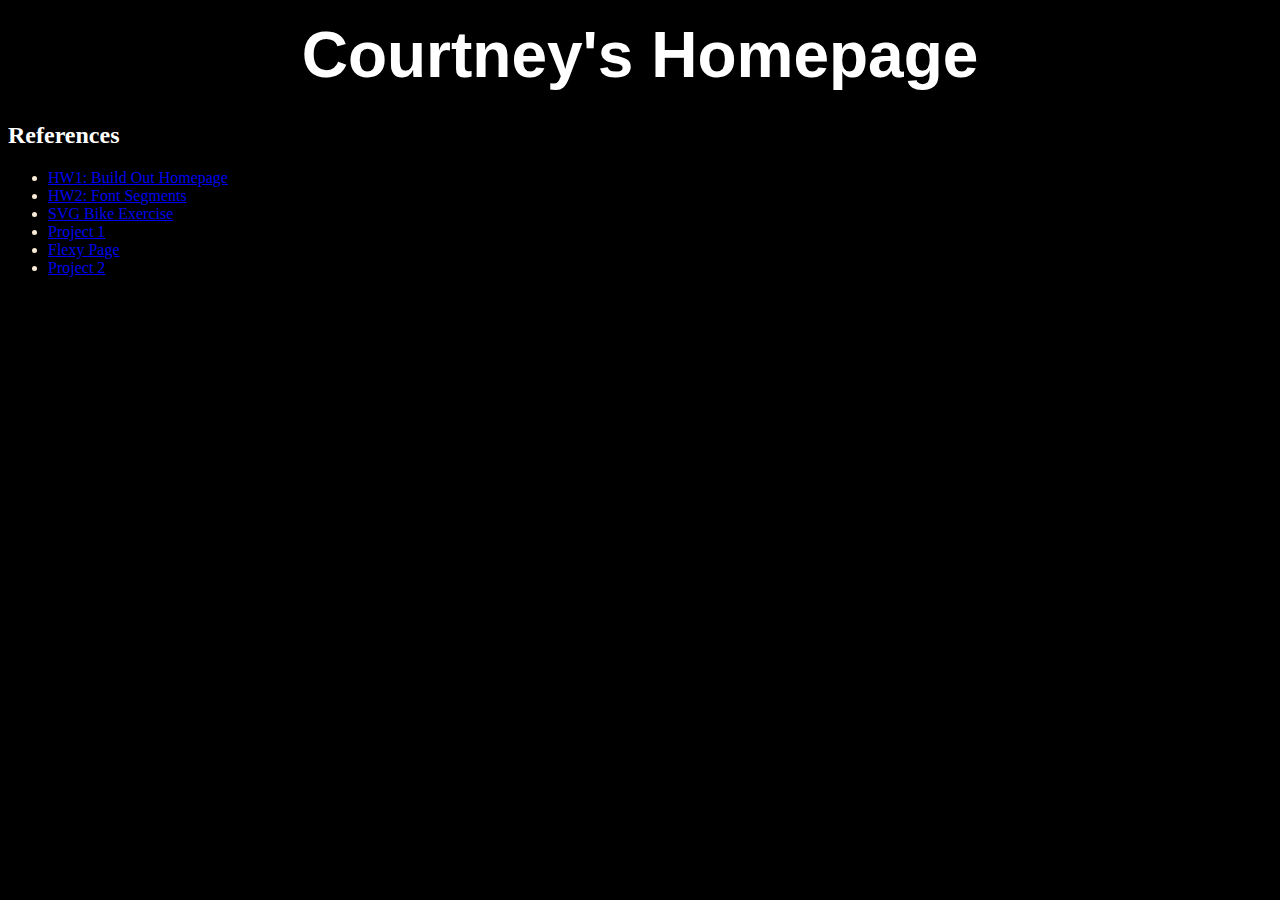
<file: index.html>
<html>
    <body class="background">
<title>Courtney's Homepage</title>
<link rel="stylesheet" href="styles.css">

<h1 class="bigtitle">Courtney's Homepage</h1>
<h2 class="headingtwo">References</h2>
<ul class="lists">
    <li><a href=index.html>HW1: Build Out Homepage</a></li>
    <li><a href=fontseg.html>HW2: Font Segments</a></li>
    <li><a href=bike\index.html>SVG Bike Exercise</a></li>
    <li><a href=animation\index.html>Project 1</a></li>
    <li><a href="flex\flex.html">Flexy Page</a></li>
    <li><a href="website\index.html">Project 2</a></li>
</ul>
</body>
</html>
</file>
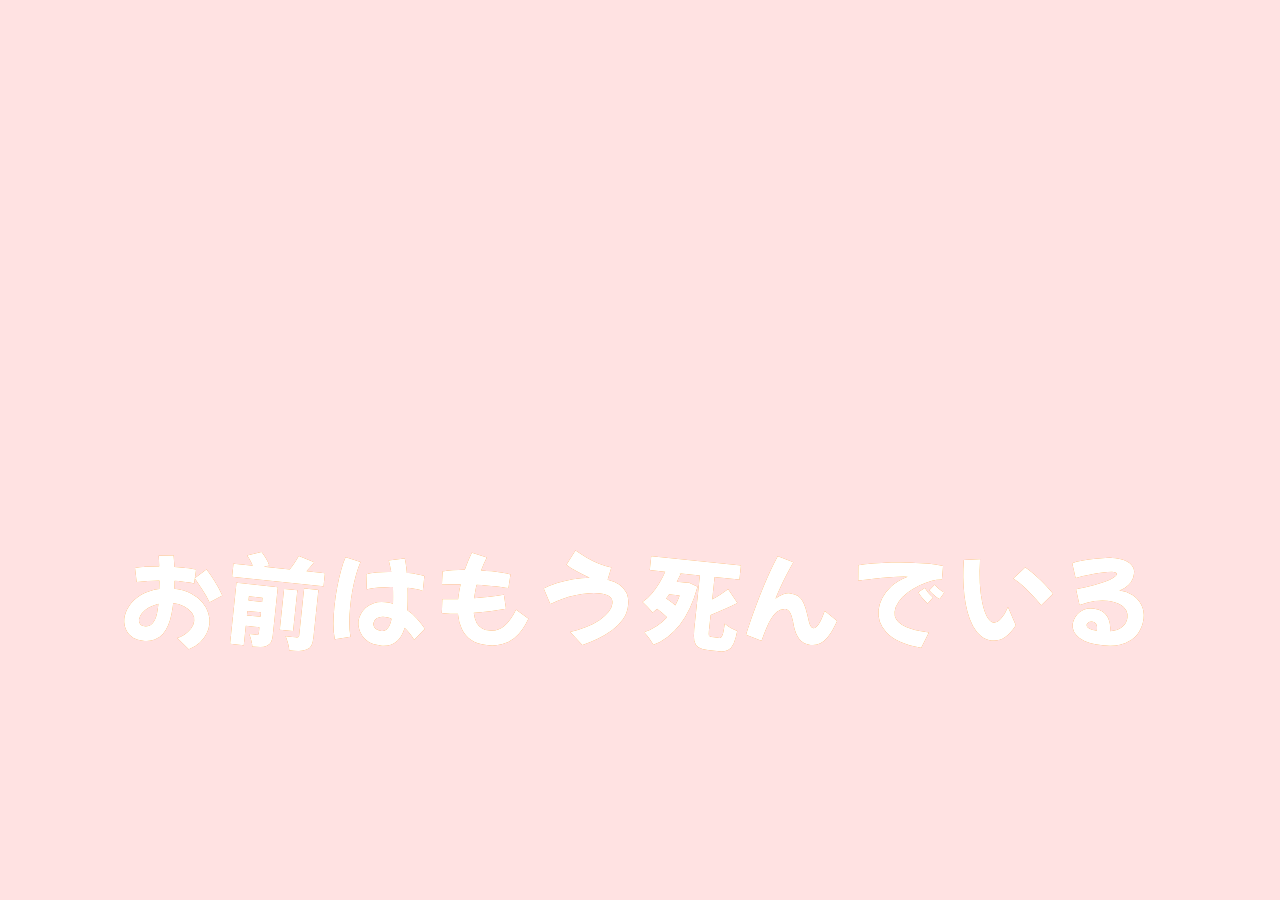
<file: animation/index.html>
<html>
    <head>
        <meta charset="utf-8">
        <meta http-equiv="X-UA-Compatible" content="IE=edge">
        <meta name="description" content="Animation">
        <meta name="viewport" content="width=device-width, initial-scale=1">
        <link rel="stylesheet" href="styles.css">
    </head>
    <body>
        <div class="message">
            <span>お</span>
            <span>前</span>
            <span>は</span>
            <span>も</span>
            <span>う</span>
            <span>死</span>
            <span>ん</span>
            <span>で</span>
            <span>い</span>
            <span>る</span>
          </div>
    </body>
</html>
</file>
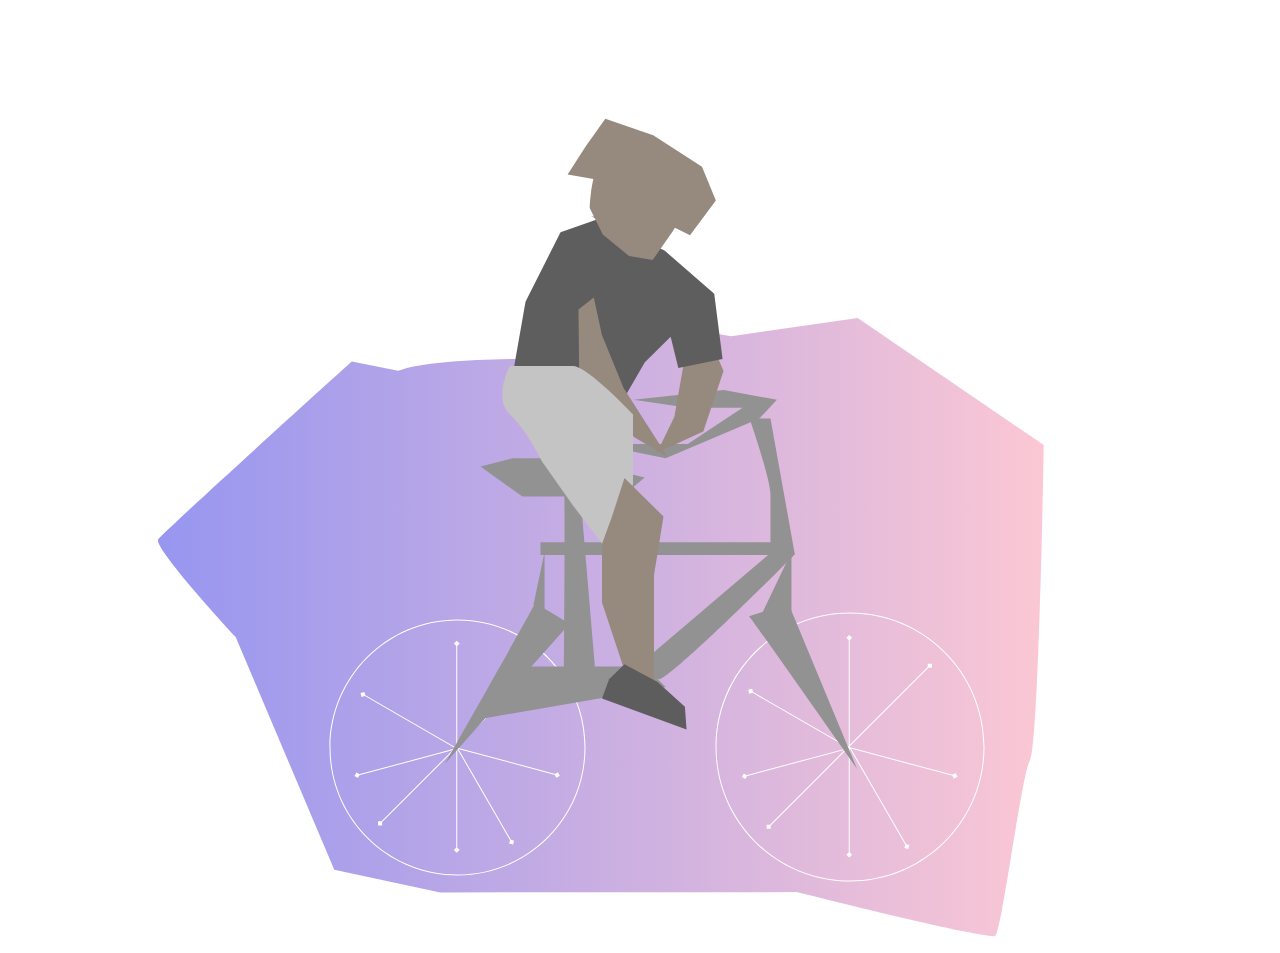
<file: bike/index.html>
<!DOCTYPE html>
<html lang="en">
<head>
    <meta charset="UTF-8">
    <meta http-equiv="X-UA-Compatible" content="IE=edge">
<meta name="viewport" content="width=device-width, initial-scale=1.0">
    <title>Bike</title>
    <link rel="stylesheet" href="styles.css">
</head>
<body>
    <div>
    <svg width="1050" height="949" viewBox="0 0 1050 949" fill="none" xmlns="http://www.w3.org/2000/svg">
        <g id="bike illustration">
        <rect width="1050" height="949" fill="white"/>
        <path id="background" d="M454.662 359.141C410.259 358.009 313.798 358.769 283.183 370.862L236.772 361.561C174.007 418.206 47.4158 533.099 43.1656 539.513C38.9154 545.926 93.064 607.172 120.67 636.993L219.29 869.8L325.381 892.425L681.734 892.109C745.786 908.309 875.193 939.733 880.401 935.825C886.912 930.941 906.583 773.31 915.182 759.488C922.061 748.43 927.075 545.22 928.723 444.998L742.701 317.921L616.096 336.179L572.235 328.536L454.662 359.141Z" fill="url(#paint0_linear_2_32)"/>
        <path id="back-wheel" d="M341.763 640.697L338.876 643.584L341.763 646.471L344.65 643.584L341.763 640.697ZM420.452 668.074L416.369 668.074L416.369 672.157L420.452 672.157L420.452 668.074ZM341.763 852.829L344.65 849.942L341.763 847.055L338.876 849.942L341.763 852.829ZM263.074 825.452L267.157 825.452L267.157 821.369L263.074 821.369L263.074 825.452ZM444.891 775.689L442.85 772.153L439.314 774.195L441.355 777.73L444.891 775.689ZM342.439 748.237L342.568 747.754L341.402 747.442L342.006 748.487L342.439 748.237ZM398.08 844.611L399.137 840.667L395.193 839.611L394.137 843.554L398.08 844.611ZM239.419 776.025L242.955 778.066L244.996 774.531L241.461 772.49L239.419 776.025ZM341.871 748.573L342.001 749.056L343.167 748.744L342.121 748.14L341.871 748.573ZM245.498 692.932L246.554 696.875L250.498 695.819L249.441 691.875L245.498 692.932ZM469.5 747.5C469.5 817.64 412.64 874.5 342.5 874.5V875.5C413.192 875.5 470.5 818.192 470.5 747.5H469.5ZM342.5 874.5C272.36 874.5 215.5 817.64 215.5 747.5H214.5C214.5 818.192 271.808 875.5 342.5 875.5V874.5ZM215.5 747.5C215.5 677.36 272.36 620.5 342.5 620.5V619.5C271.808 619.5 214.5 676.808 214.5 747.5H215.5ZM342.5 620.5C412.64 620.5 469.5 677.36 469.5 747.5H470.5C470.5 676.808 413.192 619.5 342.5 619.5V620.5ZM341.263 643.584V746.763H342.263V643.584H341.263ZM342.117 747.117L418.764 670.469L418.057 669.762L341.409 746.409L342.117 747.117ZM342.263 849.942V746.763H341.263V849.942H342.263ZM341.409 746.409L264.762 823.057L265.469 823.764L342.117 747.117L341.409 746.409ZM442.232 774.459L342.568 747.754L342.31 748.72L441.973 775.425L442.232 774.459ZM342.006 748.487L396.204 842.361L397.07 841.861L342.872 747.987L342.006 748.487ZM242.337 775.761L342.001 749.056L341.742 748.09L242.078 774.795L242.337 775.761ZM342.121 748.14L248.248 693.942L247.748 694.808L341.621 749.006L342.121 748.14Z" fill="white"/>
        <path id="front-wheel" d="M734.225 634.899L731.339 637.786L734.225 640.673L737.112 637.786L734.225 634.899ZM816.822 663.629H812.739V667.712H816.822V663.629ZM734.225 857.551L737.112 854.665L734.225 851.778L731.339 854.665L734.225 857.551ZM651.629 828.822L655.712 828.822L655.712 824.739L651.629 824.739L651.629 828.822ZM842.469 776.588L840.427 773.052L836.892 775.094L838.933 778.629L842.469 776.588ZM734.936 747.775L735.065 747.292L733.899 746.979L734.503 748.025L734.936 747.775ZM793.34 848.934L794.397 844.99L790.453 843.934L789.397 847.877L793.34 848.934ZM626.806 776.941L630.342 778.983L632.383 775.447L628.848 773.406L626.806 776.941ZM734.339 748.128L734.469 748.611L735.635 748.299L734.589 747.695L734.339 748.128ZM633.18 689.724L634.237 693.667L638.18 692.61L637.123 688.667L633.18 689.724ZM868.5 747C868.5 820.73 808.73 880.5 735 880.5V881.5C809.282 881.5 869.5 821.282 869.5 747H868.5ZM735 880.5C661.27 880.5 601.5 820.73 601.5 747H600.5C600.5 821.282 660.718 881.5 735 881.5V880.5ZM601.5 747C601.5 673.27 661.27 613.5 735 613.5V612.5C660.718 612.5 600.5 672.718 600.5 747H601.5ZM735 613.5C808.73 613.5 868.5 673.27 868.5 747H869.5C869.5 672.718 809.282 612.5 735 612.5V613.5ZM733.725 637.786V746.225H734.725V637.786H733.725ZM734.579 746.579L815.134 666.024L814.427 665.317L733.872 745.872L734.579 746.579ZM734.725 854.665V746.225H733.725V854.665H734.725ZM733.872 745.872L653.317 826.427L654.024 827.134L734.579 746.579L733.872 745.872ZM839.81 775.358L735.065 747.292L734.806 748.258L839.551 776.324L839.81 775.358ZM734.503 748.025L791.464 846.684L792.33 846.184L735.369 747.525L734.503 748.025ZM629.724 776.677L734.469 748.611L734.21 747.645L629.465 775.711L629.724 776.677ZM734.589 747.695L635.93 690.734L635.43 691.6L734.089 748.561L734.589 747.695Z" fill="white"/>
        <g id="body-bike">
        <path d="M330 763.598C358.918 712.705 417.453 609.347 420.248 603.064L454.601 623.683L330 763.598Z" fill="#929292"/>
        <path d="M742.061 768.88C707.998 720.303 638.712 621.785 634.074 616.33L673.508 603.736L742.061 768.88Z" fill="#929292"/>
        <path d="M679.93 554.952H425.488V542.188H655.476V494.568C655.476 482 641.502 438.602 634.515 418.474H655.476L679.93 554.952Z" fill="#929292"/>
        <path d="M543.102 679.158C549.158 683.085 636.068 598.318 678.766 555.443L661.881 547.588L523.888 664.921C527.77 668.03 537.047 675.23 543.102 679.158Z" fill="#929292"/>
        <path d="M407.439 666.393H448.88C449.325 615.059 449.821 533.76 449.376 496.532H407.439L365.517 466.585L397.541 458.239H448.778L529.711 477.386L507.003 496.532H465.531L479.85 666.393H529.711L550.672 687.013L365.517 718.923L407.439 666.393Z" fill="#929292"/>
        <path d="M676.437 637.92V552.007L644.413 618.773L676.437 637.92Z" fill="#929292"/>
        <path d="M429.564 552.007L418.502 604.536L429.564 618.773V552.007Z" fill="#929292"/>
        <path d="M550.672 458.239L644.413 418.474L661.881 399.819L608.896 390L518.648 399.819L572.797 407.673H627.528L572.797 444.002H480.802L550.672 458.239Z" fill="#929292"/>
        </g>
        <g id="human">
        <path d="M559.391 416.666L568.635 363.971L601.674 355.046L608.526 370.969L588.283 431.38L541.904 452.687L559.391 416.666Z" fill="#968A7F"/>
        <path d="M486.114 218.017L482.602 219.246L549.462 250.451L599.238 293.702L607.558 359.124L563.339 368.118L555.632 336.816L529.85 362.243L505.823 403.715L435.467 373.605L399.024 367.212L410.515 301.712L445.549 232.221L482.602 219.246L476.264 216.289L486.114 218.017Z" fill="#5E5E5E"/>
        <path d="M464.264 380.18L463.469 309.479L478.779 297.444L486.927 334.915L508.588 387.956L552.393 456.557L519.673 437.619L464.264 380.18Z" fill="#968A7F"/>
        <path d="M395 414.5C381 401.3 389.167 376.667 395 366H458C469.6 366 502.833 398.333 518 414.5V484.5L508 505.5L488.5 545.5L458 505.5L427 461.5C422.167 451.333 409 427.7 395 414.5Z" fill="#C4C4C4"/>
        </g>
        <path id="leg" d="M497 516.5L509.5 478L548.5 516.5L539 575V680L509.5 670.5L487 602.5V544L497 516.5Z" fill="#968A7F"/>
        <path id="foot" d="M494.087 679.161L509.45 664.188L542.549 681.949L569.898 706.838L571.542 729.439L487 698.574L494.087 679.161Z" fill="#5D5D5D"/>
        <path id="head" d="M474.692 207.891C475.024 200.846 476.172 187.577 478.414 179.101L452.617 174.575L470.778 146.288L490.33 118.752L538.195 135.271L587.003 166.677L600.853 200.58L574.993 235.132L559.934 227.707L557.264 232.021L537.626 260.05L513.987 255.903L487.782 234.553L474.692 207.891Z" fill="#968A7F"/>
        </g>
        <defs>
        <linearGradient id="paint0_linear_2_32" x1="42.9293" y1="627.04" x2="928.723" y2="627.04" gradientUnits="userSpaceOnUse">
        <stop stop-color="#9796F0"/>
        <stop offset="1" stop-color="#FBC7D4"/>
        </linearGradient>
        </defs>
        </svg>
    </div>
</body>
</html>
</file>
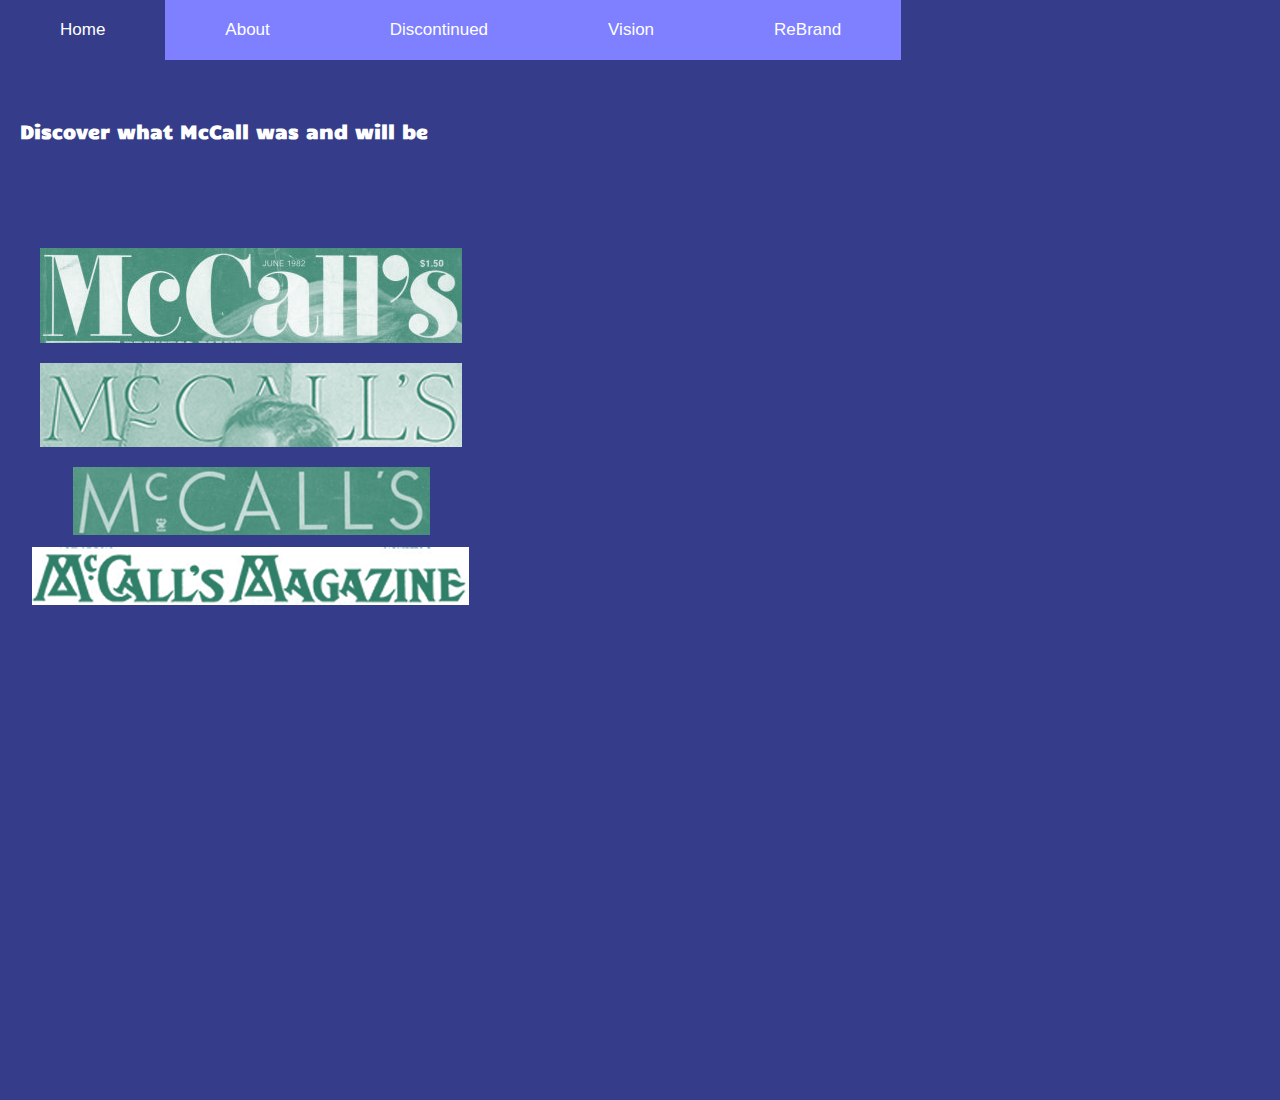
<file: website/index.html>
<html>
    <head>
        <link rel="stylesheet" href="styles.css">
        <link rel="preconnect" href="https://fonts.gstatic.com" crossorigin>
<link href="https://fonts.googleapis.com/css2?family=Candal&display=swap" rel="stylesheet">
        <style>
            </style>
    </head>
   
<div>
    <button class="tablink" onclick="openPage('Home', this, 'rgb(53, 61, 138)')" id="defaultOpen">Home</button>
    <button class="tablink" onclick="openPage('About', this, 'rgb(53, 61, 138)')">About</button>
    <button class="tablink" onclick="openPage('Discontinued', this, 'rgb(53, 61, 138)')" >Discontinued</button>
    <button class="tablink" onclick="openPage('Vision', this, 'rgb(53, 61, 138)')">Vision</button>
    <button class="tablink" onclick="openPage('ReBrand', this, 'rgb(53, 61, 138)')">ReBrand</button>
    
    
    <div id="Home" class="tabcontent">
      <h3>Discover what McCall was and will be</h3>
      <img src=old-logo-mccalls.png>
    </div>

    <div id="About" class="tabcontent">
        <h3>What is McCall?</h3>
        <p class="flexli">The company is named after the founder of its namesake magazine, James McCall, who was a Scottish tailor.
          For 125 years, McCall&#x27s reflected the roiling changes in the lives of American women -- as well as the passing fads of the publishing business.
          </p>
          <img class="smoll" src="mccalls_birdnest_medium.jpg">
      </div>

    <div id="Discontinued" class="tabcontent">
      <h3>Why did the magazine discontinue?</h3>
      <p class="flexli">McCall&#x27s circulation was kept artificially high by cheap subscription prices that didn&#x27t pay for the cost of the magazine.
        It wasn&#x27t selling well on the newsstand and advertisers weren&#x27t flocking to it.
        Change in ownership in 2000 to entertainer Rosie O&#x27Donnell and the magazine was renamed to Rosie in 2001. The company ceased publication at the end of 2002 as O&#x27 Donnell stated that she didn&#x27t believe the magazine reflects her vision.</p>
        <img class="smoll" src="oldarchive.jpg">
    </div>
    
    
    <div id="Vision" class="tabcontent">
      <h3>New light to the magazine</h3>
      <p class="flexli">O&#x27 Donnell stated, 
“I wanted a magazine that celebrates real women, that understands that they care about more than waistlines or the latest makeup styles or fashions, that they want to be relevant and help each other and care about the world.”</p>
    </div>

    <div id="ReBrand" class="tabcontent">
        <h3>New and Improved</h3>
        <p>Drag image to reveal rebrand</p>
        <img class="behind" src="Tabloid - 3.svg">
        <div id="mydiv"><img src="archivemccall.jpg"> </div>
  </div>
<script>
function openPage(pageName, elmnt, color) {
    var i, tabcontent, tablinks;
    tabcontent = document.getElementsByClassName("tabcontent");
    for (i = 0; i < tabcontent.length; i++) {
      tabcontent[i].style.display = "none";
    }
  
    tablinks = document.getElementsByClassName("tablink");
    for (i = 0; i < tablinks.length; i++) {
      tablinks[i].style.backgroundColor = "";
    }

    document.getElementById(pageName).style.display = "block";
  
    elmnt.style.backgroundColor = color;
  }
  
  document.getElementById("defaultOpen").click();

  dragElement(document.getElementById("mydiv"));

function dragElement(elmnt) {
  var pos1 = 0, pos2 = 0, pos3 = 0, pos4 = 0;
  if (document.getElementById(elmnt.id + "header")) {
    // if present, the header is where you move the DIV from:
    document.getElementById(elmnt.id + "header").onmousedown = dragMouseDown;
  } else {
    // otherwise, move the DIV from anywhere inside the DIV:
    elmnt.onmousedown = dragMouseDown;
  }

  function dragMouseDown(e) {
    e = e || window.event;
    e.preventDefault();
    // get the mouse cursor position at startup:
    pos3 = e.clientX;
    pos4 = e.clientY;
    document.onmouseup = closeDragElement;
    // call a function whenever the cursor moves:
    document.onmousemove = elementDrag;
  }

  function elementDrag(e) {
    e = e || window.event;
    e.preventDefault();
    // calculate the new cursor position:
    pos1 = pos3 - e.clientX;
    pos2 = pos4 - e.clientY;
    pos3 = e.clientX;
    pos4 = e.clientY;
    // set the element's new position:
    elmnt.style.top = (elmnt.offsetTop - pos2) + "px";
    elmnt.style.left = (elmnt.offsetLeft - pos1) + "px";
  }

  function closeDragElement() {
    document.onmouseup = null;
    document.onmousemove = null;
  }
}
    </script>

</html>
</file>
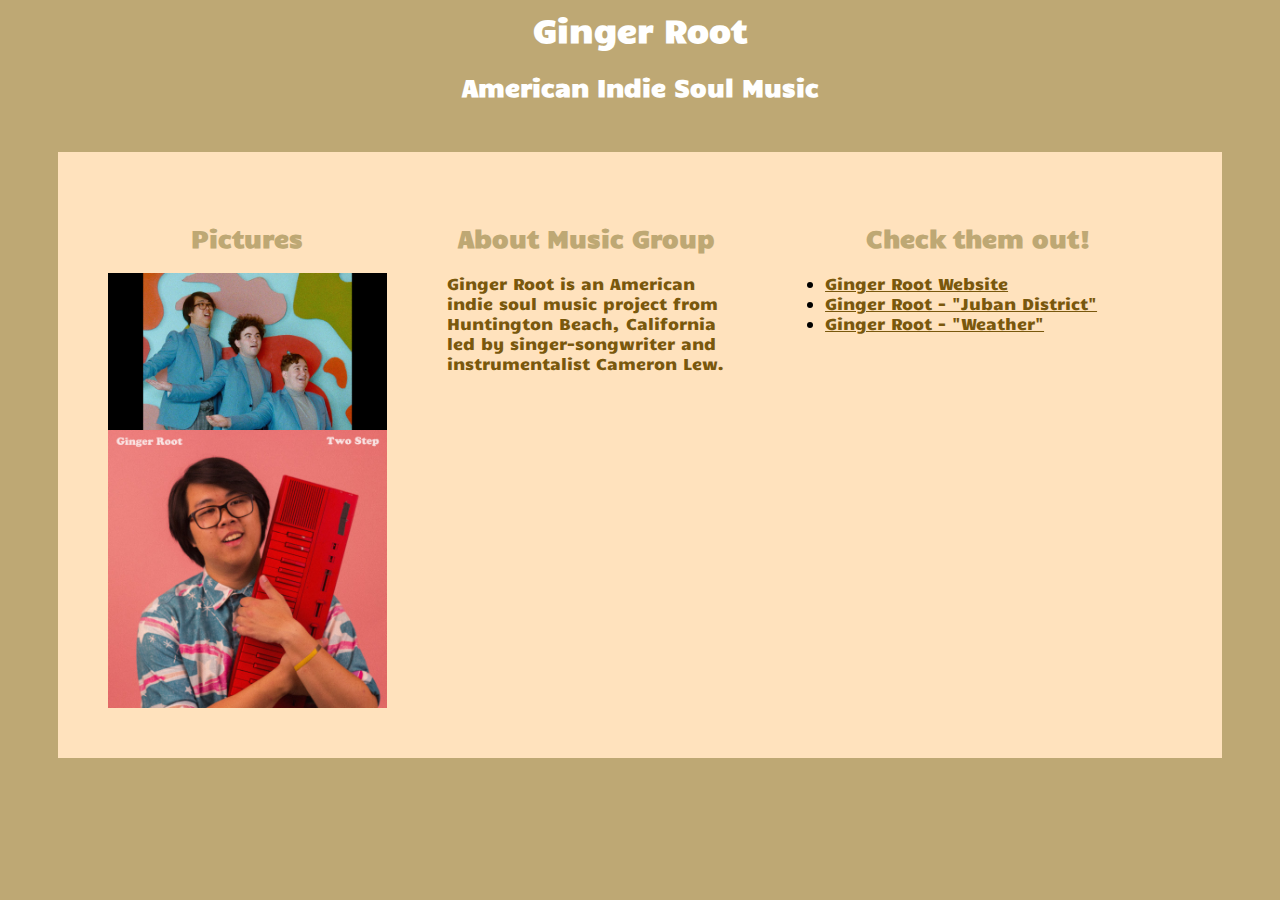
<file: flex/flex.html>
<html>
    <head>
        <meta charset="utf-8">
        <meta name="viewport" content="width=device-width">
        <title>repl.it</title>
        <link href="styles.css" rel="stylesheet"/>
        <link href="https://fonts.googleapis.com/css2?family=Candal&display=swap" rel="stylesheet">
      </head>
      <body>
        <h1 class="h-color">Ginger Root</h1>
        <h2 class="h-color">American Indie Soul Music</h2>
        <div class="parent-flex">
          <div class="flex-left">
            <h2 class="font-color">Pictures</h2>
            <img src="maxresdefault.jpg">
            <img src="1_8LEqWaonaKS-Wc35xE1t6A.jpeg">
            </div>
          <div class="flex-center">
            <h2 class="font-color">About Music Group</h2>
            <p class="p-color">Ginger Root is an American indie soul music project from Huntington Beach, California led by singer-songwriter and instrumentalist Cameron Lew.</p>
          </div>
          <div class="flex-right">
            <h2 class="font-color">Check them out!</h2>
            <ul>
              <li><a href="https://www.gingerrootmusic.com/">Ginger Root Website</a></li>
              <li><a href="https://www.youtube.com/watch?v=2SLGXNozdEU&ab_channel=GingerRoot">Ginger Root - "Juban District"</a></li>
              <li><a href="https://www.youtube.com/watch?v=e8j2ipFkvlI&ab_channel=GingerRoot">Ginger Root - "Weather"</a></li>
            </ul>
          </div>
        </div>
      </body>
</html>
</file>
<file: styles.css>
/*homepage style*/
.bigtitle {
    margin: auto;
    color: white;
    font-family: 'Montserrat', sans-serif;
    font-size: 64px;
    padding: 10px;
    text-align: center;
    
}

.headingtwo {
    color: white;
}

/*font segment*/
.songheader {
    font-size: 40px;
}

/*returning to homepage button*/
.button{
    text-align: center;
    margin: 4px 2px;
    background-color: black;
}

.background{
    background-color: black;
}

.lists{
    color: antiquewhite;
}
</file>
<file: animation/styles.css>
@import url("https://fonts.googleapis.com/css2?family=Mochiy+Pop+One&display=swap");
.message {
  width: 100vw;
  text-align: center;
}
.message span {
  -webkit-text-stroke-width: 1.25px;
  -webkit-text-stroke-color: rgba(255, 255, 255, 0);
  font-size: 100px;
  text-shadow: 0 0px #f8d34f, 0 0px #fc5252;
  transform: translate(0, 100%) rotate(6deg);
  animation: jump 2s ease-in-out infinite;
  display: inline-block;
  stroke: none;
  font-family: "Mochiy Pop One", sans-serif;
  color: #fff;
}
.message span:nth-child(1) {
  animation-delay: 120ms;
}
.message span:nth-child(2) {
  animation-delay: 240ms;
}
.message span:nth-child(3) {
  animation-delay: 360ms;
}
.message span:nth-child(4) {
  animation-delay: 480ms;
}
.message span:nth-child(5) {
  animation-delay: 600ms;
}
.message span:nth-child(6) {
  animation-delay: 720ms;
}
.message span:nth-child(7) {
  animation-delay: 840ms;
}
.message span:nth-child(8) {
  animation-delay: 960ms;
}
.message span:nth-child(9) {
  animation-delay: 1080ms;
}
.message span:nth-child(10) {
  animation-delay: 1200ms;
}
@keyframes jump {
  33% {
    text-shadow: 0 60px #c735af, 0 150px #e6aaf2;
  }
  50% {
    transform: translate(0, 0) rotate(-4deg);
    text-shadow: 0 0px #fcff33, 0 0px #b1ecf1;
  }
  66.67% {
    text-shadow: 0 -60px #6d5d61, 0 -150px #151616;
  }
}
html {
  width: 100%;
  height: 100vh;
}
body {
  margin: 0;
  padding: 0;
  width: 100%;
  height: 100vh;
  box-sizing: border-box;
  display: grid;
  place-items: center;
  overflow: hidden;
  background: rgb(255, 226, 226);
}
@media screen and (max-height: 200px) {
  .message {
    transform: scale(0.3, 0.3);
  }
}
@media screen and (max-width: 576px) {
  .message span {
    font-size: 50px;
  }
}
</file>
<file: bike/styles.css>
* {
    margin: 0;
    padding: 0%;
    box-sizing: border-box;
}

body {
    text-align: center;
}

/* IDs: human, body-bike, leg, foot, head, back-wheel, front-wheel*/

#back-wheel, #front-wheel{
    animation: wheel 3s linear infinite;
    transform-origin: center;
    transform-box: fill-box;
}

#human, #body-bike, #leg, #foot{
    animation: bike 1s ease-in-out infinite alternate;
    transform-origin: bottom;
}

#head{
    animation: head 1s ease-in-out infinite alternate;
    transform-origin: bottom;
}

@keyframes head {
    from{
        transform: rotateX(0deg);
    }
    to{
        transform: rotateX(25deg);
    }
    
}

@keyframes bike{
    from{
        transform: rotateX(0deg);
    }
    to{
        transform: rotateX(20deg);
    }
}
@keyframes wheel{
    from{
        transform: rotateZ(0deg);
    }
    to{
        transform: rotateZ(360deg);
    }
}
</file>
<file: website/styles.css>
body, html {
    height: 100%;
    margin: 0;
    font-family: 'Candal', sans-serif;
    cursor: url('cursor.png'), auto;
  }
  
  .tablink {
    background-color: rgb(126, 128, 255);
    color: white;
    float: left;
    border: none;
    outline: none;
    cursor: url('hover.png'), auto;
    padding: 20px 60px;
    font-size: 17px;
    display: flex;
  flex-wrap: wrap;
  text-align: center;
  }
  
  .tablink:hover {
    background-color: rgb(53, 61, 138);
  }
  
  .tabcontent {
    color: white;
    display: none;
    padding: 100px 20px;
    height: 100%;
  }
  
  #Home {background-color: rgb(53, 61, 138);}
  #About {background-color: rgb(53, 61, 138);}
  #ReBrand {background-color: rgb(53, 61, 138);}
  #Vision {background-color: rgb(53, 61, 138);}
  #Discontinued {background-color: rgb(53, 61, 138);}

 .flexli {
    display: flex;
    justify-content: center;
    align-self: center;
    width: 50%;
    height: auto;
  }



.fit {
    flex: 20%;
}

#mydiv {
    position: absolute;
    display: flex;
    width: 60%;
    height: 60%;

}

.behind {
    position: absolute;
    display: flex;
    width: 60%;
    height: 60%;

}

.smoll{
    position: absolute;
    display: flex;
    width: auto;
    height: 60%;
  }
</file>
<file: flex/styles.css>
body {
    background-color: #bea874;
    font-family: 'Candal', sans-serif;
    }
  a { color: #79580d;}
  a:hover {
    color: #bea874;
  }
  img {
    width: 100%;
  }
  .font-color {
      color: #bea874;
  }

  .p-color {
    color: #79580d;
  }

  .h-color{
      color: white;
  }
  .parent-flex {
    display: flex;
    border: 40px solid rgb(255, 226, 189);
    margin: 50px;
    background: rgb(255, 226, 189);
  }
  .parent-flex div {
    margin: 10px;
  }
  
  h1, h2 {
    text-align: center;
  }
  .flex-left {
    flex: 10%;
  }
  .flex-center {
    flex: 10%;
    padding: 0 40px;
  }
  .flex-right {
    flex: 20%;
  }
</file>
